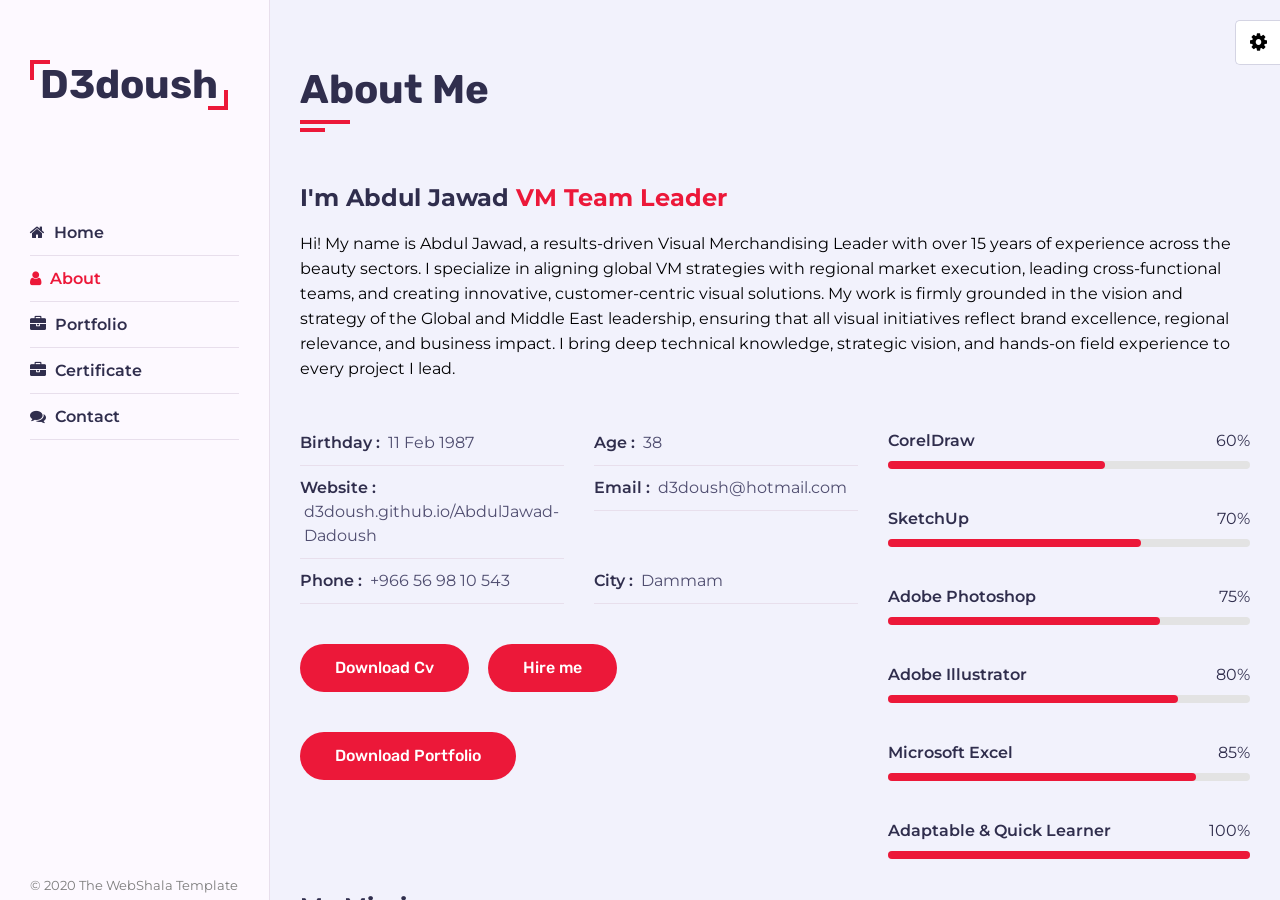
<file: about.html>
<!DOCTYPE html>
<html lang="pt-br">

<head>
  <title>About Me - Abdul Jawad Dadoush</title>
  <meta charset="utf-8">
  <meta name="viewport" content="width=device-width, initial-scale=1">
  <!-- Template css Files -->
  <link rel="stylesheet" href="css/style.css" type="text/css">

  <!-- Live Style Switcher - Demo Only -->
  <link rel="stylesheet" class="alternate-style" title="pink" href="css/skins/pink.css" type="text/css">
  <link rel="stylesheet" class="alternate-style" title="blue" href="css/skins/blue.css" type="text/css" disabled>
  <link rel="stylesheet" class="alternate-style" title="green" href="css/skins/green.css" type="text/css" disabled>
  <link rel="stylesheet" class="alternate-style" title="orange" href="css/skins/orange.css" type="text/css" disabled>
  <link rel="stylesheet" class="alternate-style" title="yellow" href="css/skins/yellow.css" type="text/css" disabled>
  <link rel="stylesheet" href="css/styleSwitcher.css" type="text/css">
</head>

<body>

  <!-- Preloader -->
  <div class="preloader">
    <div class="loader">

    </div>
  </div>
  <!-- Preloader End -->

  <!-- Main Container -->
  <div class="main-container">
    <!-- Aside -->
    <div class="aside">
      <!-- Nav Toggler Btn -->
      <div class="nav-toggler">
        <span></span>
      </div>
      <div class="aside-inner">
        <!-- Logo -->
        <div class="logo">
          <a href="index.html">D3doush</a>
        </div>
        <!-- Nav -->
        <ul class="nav">
          <li><a href="index.html"><i class="fa fa-home"></i> Home</a></li>
          <li><a href="about.html" class="active"><i class="fa fa-user"></i> About</a></li>
          <li><a href="portfolio.html"><i class="fa fa-briefcase"></i> Portfolio</a></li>
          <li><a href="certificate.html"><i class="fa fa-briefcase"></i> Certificate</a></li>
          <li><a href="contact.html"><i class="fa fa-comments"></i> Contact</a></li>
        </ul>
        <!-- Copyright -->
        <div class="copyright-text">
          &copy; 2020 The WebShala Template
        </div>
      </div>
    </div>
    <!-- Aside End -->
    <!-- Main Content -->
    <div class="main-content">

      <!-- About Section -->
      <section class="about section active" id="about">
        <div class="container">
          <div class="row">
            <div class="section-title padd-15">
              <h2>About Me</h2>
            </div>
          </div>
          <div class="row">
            <div class="about-content padd-15">
              <div class="row">
                <div class="about-text padd-15">
                  <h3>I'm Abdul Jawad  <span>VM Team Leader</span></h3>
                  <p>Hi! My name is Abdul Jawad, a results-driven Visual Merchandising Leader with over 15 years of experience across the beauty sectors. I specialize in aligning global VM strategies with regional market execution, leading cross-functional teams, and creating innovative, customer-centric visual solutions.

My work is firmly grounded in the vision and strategy of the Global and Middle East leadership, ensuring that all visual initiatives reflect brand excellence, regional relevance, and business impact. I bring deep technical knowledge, strategic vision, and hands-on field experience to every project I lead. </p>
                </div>
              </div>
              <div class="row">
                <div class="personal-info padd-15">
                  <div class="row">
                    <div class="info-item padd-15">
                      <p>Birthday : <span>11 Feb 1987</span></p>
                    </div>
                    <div class="info-item padd-15">
                      <p>Age : <span>38</span></p>
                    </div>
                    <div class="info-item padd-15">
                      <p>Website : <span>d3doush.github.io/AbdulJawad-Dadoush</span></p>
                    </div>
                    <div class="info-item padd-15">
                      <p>Email : <span>d3doush@hotmail.com</span></p>
                    </div>
                    <div class="info-item padd-15">
                      <p>Phone : <span>+966 56 98 10 543</span></p>
                    </div>
                    <div class="info-item padd-15">
                      <p>City : <span>Dammam</span></p>
                    </div>
                  </div>
                  <div class="row">
                    <div class="buttons padd-15">
                      <a href="Abdul-Jawad-Dadoush CV25.pdf" class="btn">Download Cv</a>
                      <a href="contact.html" class="btn hire-me">Hire me</a>
                    </div>
                  </div>
                  <div class="row">
  <div class="buttons padd-15">
    <a href="https://docs.google.com/presentation/d/1YaTNGfeRjsj71VCBXVMQEBdADXYjdS6D/export?format=pptx&ouid=114499455480598774697&rtpof=true&sd=true"
       class="btn"
       target="_blank"
       rel="noopener"
       onclick="gtag('event', 'portfolio_download', {
         event_category: 'Downloads',
         event_label: 'Portfolio PPTX'
       });">
       Download Portfolio
    </a>
  </div>
</div>
                </div>
                <div class="skills padd-15">
                  <div class="row">
                    <div class="skill-item padd-15">
                      <h5>CorelDraw</h5>
                      <div class="progress">
                        <div class="progress-in" style="width: 60%;"></div>
                        <div class="skill-porcent">
                          60%
                        </div>
                      </div>
                    </div>
                    <div class="skill-item padd-15">
                      <h5>SketchUp</h5>
                      <div class="progress">
                        <div class="progress-in" style="width: 70%;"></div>
                        <div class="skill-porcent">
                          70%
                        </div>
                      </div>
                    </div>
                    <div class="skill-item padd-15">
                      <h5>Adobe Photoshop</h5>
                      <div class="progress">
                        <div class="progress-in" style="width: 75%;"></div>
                        <div class="skill-porcent">
                          75%
                        </div>
                      </div>
                    </div>
                    <div class="skill-item padd-15">
                      <h5>Adobe Illustrator</h5>
                      <div class="progress">
                        <div class="progress-in" style="width: 80%;"></div>
                        <div class="skill-porcent">
                          80%
                        </div>
                      </div>
                    </div>
                    <div class="skill-item padd-15">
                      <h5>Microsoft Excel</h5>
                      <div class="progress">
                        <div class="progress-in" style="width: 85%;"></div>
                        <div class="skill-porcent">
                          85%
                        </div>
                      </div>
                    </div>
                    <div class="skill-item padd-15">
                      <h5>Adaptable & Quick learner</h5>
                      <div class="progress">
                        <div class="progress-in" style="width: 100%;"></div>
                        <div class="skill-porcent">
                          100%
                        </div>
                      </div>
                    </div>
                  </div>
                </div>
              </div>
              <div class="row">
                <div class="my missions padd-15">
                  <h3 class="title">My Missions</h3>
                  <div class="row">
                    <div class="timeline-box padd-15">
                      <div class="timeline shadow-dark">
                        <!-- timeline Item -->
                        <div class="timeline-item">
                          <div class="circle-dot"></div>
                          <h4 class="timeline-title">VM Strategy Execution</h4>
                          <p class="timeline-text">Plan and execute Visual Merchandising strategies in stores/exhibitions.</p>
                        </div>
                        <!-- timeline Item End -->
                        <!-- timeline Item -->
                        <div class="timeline-item">
                          <div class="circle-dot"></div>
                          <h4 class="timeline-title">Brand Consistency</h4>
                          <p class="timeline-text">Ensure brand identity and visual guidelines are respected.</p>
                        </div>
                        <!-- timeline Item End -->
                        <!-- timeline Item -->
                        <div class="timeline-item">
                          <div class="circle-dot"></div>
                          <h4 class="timeline-title">Cross-Team Coordination</h4>
                          <p class="timeline-text">Coordinate with internal teams (Marketing, Sales, Store Managers, HQ)</p>
                        </div>
                        <!-- timeline Item End -->                         
                        <!-- timeline Item -->
                        <div class="timeline-item">
                          <div class="circle-dot"></div>
                          <h4 class="timeline-title">Training & Guidance</h4>
                          <p class="timeline-text">Provide training and guidance to field teams on VM standards.</p>
                        </div>
                        <!-- timeline Item End -->
                        <!-- timeline Item -->
                        <div class="timeline-item">
                          <div class="circle-dot"></div>
                          <h4 class="timeline-title">Budget Management</h4>
                          <p class="timeline-text">Manage budgets related to VM (production, maintenance, campaigns).</p>
                        </div>
                        <!-- timeline Item End -->
                        <!-- timeline Item -->
                        <div class="timeline-item">
                          <div class="circle-dot"></div>
                          <h4 class="timeline-title">Campaigns & Animations</h4>
                          <p class="timeline-text">Supervise animations / campaigns / promotional activities in stores.</p>
                        </div>
                        <!-- timeline Item End -->
                        <!-- timeline Item -->
                        <div class="timeline-item">
                          <div class="circle-dot"></div>
                          <h4 class="timeline-title">Quality Control & Reporting</h4>
                          <p class="timeline-text">Monitor execution quality and provide reports.</p>
                        </div>
                        <!-- timeline Item End -->
                        <!-- timeline Item -->
                        <div class="timeline-item">
                          <div class="circle-dot"></div>
                          <h4 class="timeline-title">Display Innovation</h4>
                          <p class="timeline-text">Propose and develop new display tools (stands, boxes, decorations).</p>
                        </div>
                        <!-- timeline Item End -->
                        <!-- timeline Item -->
                        <div class="timeline-item">
                          <div class="circle-dot"></div>
                          <h4 class="timeline-title">Trends & Technology Updates</h4>
                          <p class="timeline-text">Stay updated with latest VM trends and technologies.</p>
                        </div>
                        <!-- timeline Item End -->
                        <!-- timeline Item -->
                        <div class="timeline-item">
                          <div class="circle-dot"></div>
                          <h4 class="timeline-title">Team Leadership</h4>
                          <p class="timeline-text">Manage and lead teams of coordinators, supervisors, or Field VMs.</p>
                        </div>
                        <!-- timeline Item End -->
                        <!-- timeline Item -->
                        <div class="timeline-item">
                          <div class="circle-dot"></div>
                          <h4 class="timeline-title">Policies & Compliance</h4>
                          <p class="timeline-text">Strong focus on policies, compliance, and company procedures.</p>
                        </div>
                        <!-- timeline Item End -->
                        <!-- timeline Item -->
                        <div class="timeline-item">
                          <div class="circle-dot"></div>
                          <h4 class="timeline-title">KPI & Performance Management</h4>
                          <p class="timeline-text">Involves leadership and performance management (KPIs) of a large team.</p>
                        </div>
                        <!-- timeline Item End -->
                        <!-- timeline Item -->
                        <div class="timeline-item">
                          <div class="circle-dot"></div>
                          <h4 class="timeline-title">Systems & Processes Development</h4>
                          <p class="timeline-text">Strong role in developing internal policies, systems, and processes.</p>
                        </div>
                        <!-- timeline Item End -->
                        <!-- timeline Item -->
                        <div class="timeline-item">
                          <div class="circle-dot"></div>
                          <h4 class="timeline-title">Local Culture Adaptation</h4>
                          <p class="timeline-text">Special emphasis on local culture adaptation (SAUDI ARABIA KINGDOM region).</p>
                        </div>
                        <!-- timeline Item End -->
                        <!-- timeline Item -->
                        <div class="timeline-item">
                          <div class="circle-dot"></div>
                          <h4 class="timeline-title">Health & Safety Compliance</h4>
                          <p class="timeline-text">Responsibility for health & safety compliance during installations.</p>
                        </div>
                        <!-- timeline Item End -->
                        <!-- timeline Item -->
                        <div class="timeline-item">
                          <div class="circle-dot"></div>
                          <h4 class="timeline-title">Store Openings & Refits</h4>
                          <p class="timeline-text">Strong focus on store openings and refits.</p>
                        </div>
                        <!-- timeline Item End -->
                        <!-- timeline Item -->
                        <div class="timeline-item">
                          <div class="circle-dot"></div>
                          <h4 class="timeline-title">Large-Scale Animations / Podiums</h4>
                          <p class="timeline-text">Manages large-scale animations and podiums (malls, mega events).</p>
                        </div>
                        <!-- timeline Item End --> 
                        <!-- timeline Item -->
                        <div class="timeline-item">
                          <div class="circle-dot"></div>
                          <h4 class="timeline-title">Store & Counter Maintenance</h4>
                          <p class="timeline-text">Oversees maintenance of stores and counters to ensure high standards.</p>
                        </div>
                        <!-- timeline Item End --> 
                        <!-- timeline Item -->
                        <div class="timeline-item">
                          <div class="circle-dot"></div>
                          <h4 class="timeline-title">Sustainability Projects</h4>
                          <p class="timeline-text">Leads sustainability projects (recycling, reusing, eco-friendly disposal).</p>
                        </div>
                        <!-- timeline Item End --> 
                        <!-- timeline Item -->
                        <div class="timeline-item">
                          <div class="circle-dot"></div>
                          <h4 class="timeline-title">HQ–Regional–Local Alignment</h4>
                          <p class="timeline-text">Acts as a bridge between HQ, regional, local teams, retailers, and suppliers.</p>
                        </div>
                        <!-- timeline Item End -->                                                                                                                                                                                                                                 
                      </div>
                    </div>
                  </div>
                <div class="education padd-15">
                  <h3 class="title">Education</h3>
                  <div class="row">
                    <div class="timeline-box padd-15">
                      <div class="timeline shadow-dark">
                        <!-- timeline Item -->
                        <div class="timeline-item">
                          <div class="circle-dot"></div>
                          <h6 class="timeline-date"><i class="fa fa-calendar"></i> 2012</h6>
                          <h4 class="timeline-title">Retail</h4>
                          <p class="timeline-text">BTEC EDEXCEL.</p>
                        </div>
                        <!-- timeline Item End -->
                      </div>
                    </div>
                  </div>
                </div>
                <div class="proud to padd-15">
                  <h3 class="title">Proud to</h3>
                  <div class="row">
                    <div class="timeline-box padd-15">
                      <div class="timeline shadow-dark">
                        <!-- timeline Item -->
                        <div class="timeline-item">
                          <div class="circle-dot"></div>
                          <h6 class="timeline-date"><i class="fa fa-calendar"></i> 2025</h6>
                          <h4 class="timeline-title">Logistics & Supply Chain</h4>
                          <p class="timeline-text">Developed and implemented a inventory system, improving field accuracy and asset control.</p>
                        </div>
                        <!-- timeline Item End -->
                        <!-- timeline Item -->
                        <div class="timeline-item">
                          <div class="circle-dot"></div>
                          <h6 class="timeline-date"><i class="fa fa-calendar"></i> 2023</h6>
                          <h4 class="timeline-title">Visual Merchandising</h4>
                          <p class="timeline-text">Created an interactive Google Maps visualization tool displaying all POS locations across the Eastern Region, enabling visiting & auditing by senior management without field assistance.</p>
                        </div>
                        <!-- timeline Item End -->
                        <!-- timeline Item -->
                        <div class="timeline-item">
                          <div class="circle-dot"></div>
                          <h6 class="timeline-date"><i class="fa fa-calendar"></i> 2022</h6>
                          <h4 class="timeline-title">Visual Merchandising / Asset Management</h4>
                          <p class="timeline-text">Led full classification of POSM across the Kingdom within record time.</p>
                        </div>
                        <!-- timeline Item End -->                         
                        <!-- timeline Item -->
                        <div class="timeline-item">
                          <div class="circle-dot"></div>
                          <h6 class="timeline-date"><i class="fa fa-calendar"></i> 2022</h6>
                          <h4 class="timeline-title">Marketing</h4>
                          <p class="timeline-text">Designed a Snapchat filter for Women's Day across multiple brands.</p>
                        </div>
                        <!-- timeline Item End -->
                      </div>
                    </div>
                  </div>
                </div>
              </div>

                <div class="experience padd-15">
                  <h3 class="title">Experience</h3>
                  <div class="row">
                    <div class="timeline-box padd-15">
                      <div class="timeline shadow-dark">
                        <!-- timeline Item -->
                        <div class="timeline-item">
                          <div class="circle-dot"></div>
                          <h6 class="timeline-date"><i class="fa fa-calendar"></i> 2019 - Now</h6>
                          <h4 class="timeline-title">Visual Merchandiser - Coty Beauty</h4>
                          <p class="timeline-text">Leading Visual Merchandising strategies and execution across multiple retail locations. Managing brand consistency, store openings, animations, and field team coordination.</p>
                        </div>
                        <!-- timeline Item End -->
                        <!-- timeline Item -->
                        <div class="timeline-item">
                          <div class="circle-dot"></div>
                          <h6 class="timeline-date"><i class="fa fa-calendar"></i> 2016 - 2018</h6>
                          <h4 class="timeline-title">Specialist - Sephora Arabia LTD</h4>
                          <p class="timeline-text">Managed store operations, visual merchandising, and customer experience. Ensured brand excellence and visual guidelines compliance across locations.</p>
                        </div>
                        <!-- timeline Item End -->
                        <!-- timeline Item -->
                        <div class="timeline-item">
                          <div class="circle-dot"></div>
                          <h6 class="timeline-date"><i class="fa fa-calendar"></i> 2014 - 2016</h6>
                          <h4 class="timeline-title">Field trainer - L'Oréal perfumes luxe KSA</h4>
                          <p class="timeline-text">Provided training and guidance to field teams on product knowledge, visual merchandising standards, and brand positioning.</p>
                        </div>
                        <!-- timeline Item End -->
                      </div>
                    </div>
                  </div>
                </div>
                
              </div>
            </div>
          </div>
        </div>
      </section>
      <!-- About Section End -->

    </div>
    <!-- Main Content End -->
  </div>
  <!-- Main Container End -->

  <!-- Live Style Switcher - Demo Only -->
  <div class="style-switcher">
    <div class="toggle-style-switcher">
      <i class="fa fa-cog fa-spin"></i>
    </div>
    <h5>Style Switcher</h5>
    <ul>
      <li><a href="javascript:void(0);" title="pink" style="background-color: #ec1839;" onclick="setActiveStyle('pink')"></a></li>
      <li><a href="javascript:void(0);" title="blue" style="background-color: #2196f3;" onclick="setActiveStyle('blue')"></a></li>
      <li><a href="javascript:void(0);" title="orange" style="background-color: #fa5b0f;" onclick="setActiveStyle('orange')"></a></li>
      <li><a href="javascript:void(0);" title="yellow" style="background-color: #ffb400;" onclick="setActiveStyle('yellow')"></a></li>
      <li><a href="javascript:void(0);" title="green" style="background-color: #72b626;" onclick="setActiveStyle('green')"></a></li>
    </ul>
    <h5>Body Skin</h5>
    <label>
      <input type="radio" class="body-skin" name="body-skin" value="light" checked="true"> Light
    </label>
    <label>
      <input type="radio" class="body-skin" name="body-skin" value="dark"> Dark
    </label>
  </div>
  <!-- Live Style Switcher - Demo Only End -->

  <!-- Plugins -->
  <script src="js/ityped.min.js"></script>
  <!-- Template js -->
  <script src="js/script.js"></script>
  <!-- Live Style Js - Demo Only -->
  <script src="js/styleSwitcher.js"></script>

<!-- GoatCounter -->
<script data-goatcounter="https://d3doush.goatcounter.com/count"
        async src="//gc.zgo.at/count.js"></script>

  <!-- Cloudflare Web Analytics --><script defer src='https://static.cloudflareinsights.com/beacon.min.js' data-cf-beacon='{"token": "772f64a35126489686a43c63dbc616e3"}'></script><!-- End Cloudflare Web Analytics -->
</body>
<!-- Google tag (gtag.js) -->
<script async src="https://www.googletagmanager.com/gtag/js?id=G-3G0QZHY27T"></script>
<script>
  window.dataLayer = window.dataLayer || [];
  function gtag(){dataLayer.push(arguments);}
  gtag('js', new Date());

  gtag('config', 'G-3G0QZHY27T');
</script>
</html>
</file>
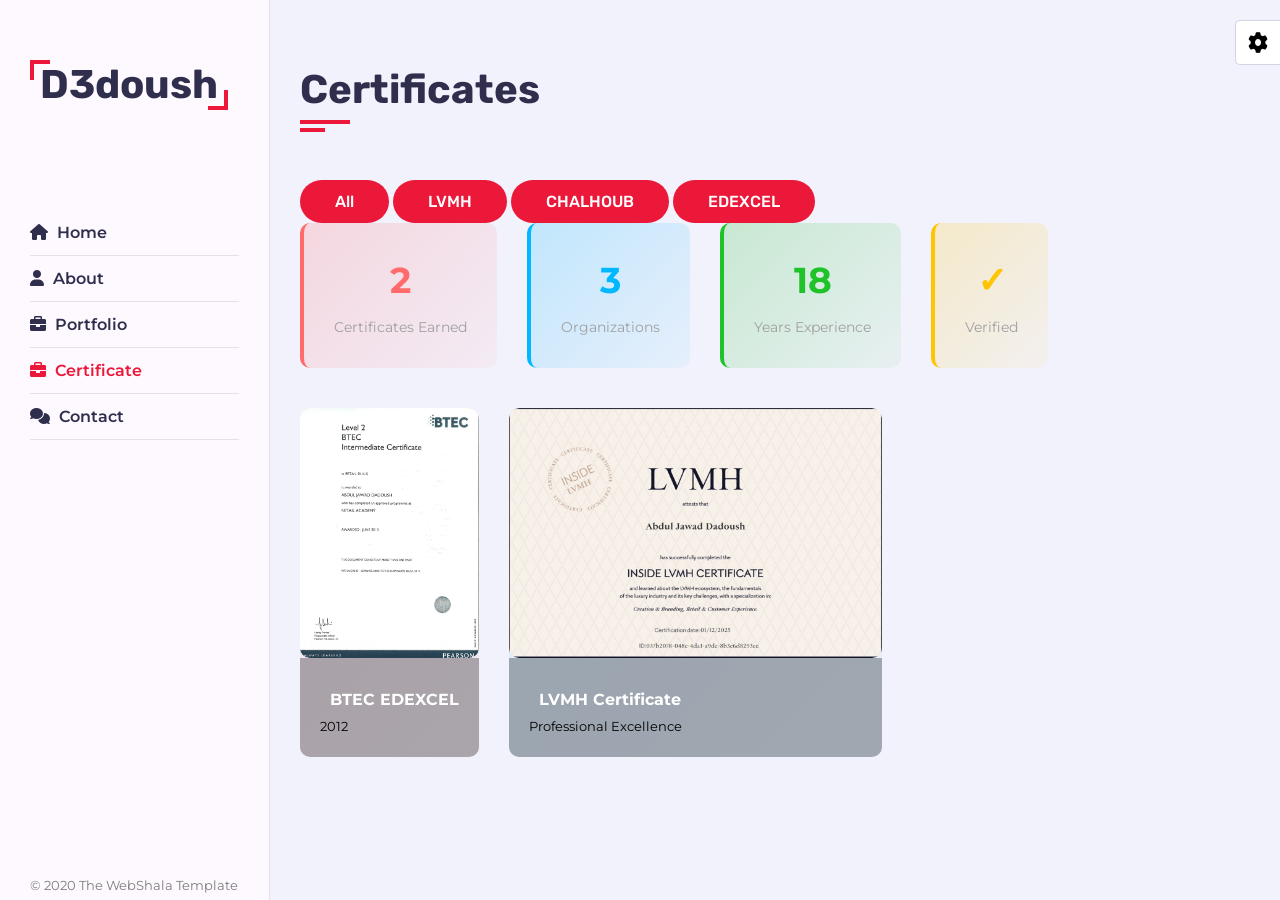
<file: certificate.html>
<!DOCTYPE html>
<html lang="pt-br">

<head>
  <title>Certificate - Abdul Jawad Dadoush</title>
  <meta charset="utf-8">
  <meta name="viewport" content="width=device-width, initial-scale=1">
  <!-- Template css Files -->
  <link rel="stylesheet" href="css/style.css" type="text/css">
  <!-- Add Font Awesome for icons -->
  <link rel="stylesheet" href="https://cdnjs.cloudflare.com/ajax/libs/font-awesome/6.0.0/css/all.min.css">

  <!-- Live Style Switcher - Demo Only -->
  <link rel="stylesheet" class="alternate-style" title="pink" href="css/skins/pink.css" type="text/css">
  <link rel="stylesheet" class="alternate-style" title="blue" href="css/skins/blue.css" type="text/css" disabled>
  <link rel="stylesheet" class="alternate-style" title="green" href="css/skins/green.css" type="text/css" disabled>
  <link rel="stylesheet" class="alternate-style" title="orange" href="css/skins/orange.css" type="text/css" disabled>
  <link rel="stylesheet" class="alternate-style" title="yellow" href="css/skins/yellow.css" type="text/css" disabled>
  <link rel="stylesheet" href="css/styleSwitcher.css" type="text/css">
  <style>
    /* إضافة تنسيقات خاصة لـ hover effect */
    .certificate-img {
      position: relative;
      border-radius: 10px;
      overflow: hidden;
      height: 250px;
      background: #1a1a1a;
    }
    
    .certificate-img img {
      width: 100%;
      height: 100%;
      object-fit: cover;
      transition: transform 0.5s ease;
    }
    
    .certificate-hover-overlay {
      position: absolute;
      top: 0;
      left: 0;
      width: 100%;
      height: 100%;
      background: linear-gradient(135deg, rgba(0, 184, 255, 0.9), rgba(0, 184, 255, 0.7));
      color: white;
      display: flex;
      flex-direction: column;
      justify-content: center;
      align-items: center;
      text-align: center;
      opacity: 0;
      visibility: hidden;
      transition: all 0.5s ease;
      padding: 20px;
      border-radius: 10px;
    }
    
    .certificate-img:hover .certificate-hover-overlay {
      opacity: 1;
      visibility: visible;
    }
    
    .certificate-img:hover img {
      transform: scale(1.05);
    }
    
    .certificate-hover-title {
      font-size: 22px;
      font-weight: bold;
      margin-bottom: 10px;
      color: white;
      text-shadow: 1px 1px 3px rgba(0,0,0,0.3);
    }
    
    .certificate-hover-subtitle {
      font-size: 16px;
      color: #f0f0f0;
      text-shadow: 1px 1px 2px rgba(0,0,0,0.3);
    }
    
    .certificate-item-inner {
      position: relative;
      border-radius: 10px;
      overflow: hidden;
      transition: transform 0.3s;
    }
    
    .certificate-item-inner:hover {
      transform: translateY(-5px);
      box-shadow: 0 10px 20px rgba(0, 0, 0, 0.2);
    }
  </style>
</head>

<body>

  <!-- Preloader -->
  <div class="preloader">
    <div class="loader">

    </div>
  </div>
  <!-- Preloader End -->

  <!-- Main Container -->
  <div class="main-container">
    <!-- Aside -->
    <div class="aside">
      <!-- Nav Toggler Btn -->
      <div class="nav-toggler">
        <span></span>
      </div>
      <div class="aside-inner">
        <!-- Logo -->
        <div class="logo">
          <a href="index.html">D3doush</a>
        </div>
        <!-- Nav -->
        <ul class="nav">
          <li><a href="index.html"><i class="fa fa-home"></i> Home</a></li>
          <li><a href="about.html"><i class="fa fa-user"></i> About</a></li>
          <li><a href="portfolio.html"><i class="fa fa-briefcase"></i> Portfolio</a></li>
          <li><a href="certificate.html" class="active"><i class="fa fa-briefcase"></i> Certificate</a></li>
          <li><a href="contact.html"><i class="fa fa-comments"></i> Contact</a></li>
        </ul>
        <!-- Copyright -->
        <div class="copyright-text">
          &copy; 2020 The WebShala Template
        </div>
      </div>
    </div>
    <!-- Aside End -->
    <!-- Main Content -->
    <div class="main-content">
      <!-- Certificate Section Start -->
      <section class="certificate section active" id="certificate">
                <div class="container">
                    <div class="row">
                        <div class="col-lg-12">
                            <div class="section-title padd-15">
                                <h2>Certificates</h2>
                            </div>
                        </div>
                    </div>
                    
                    <!-- Certificate Filter Start -->
                    <div class="row">
                        <div class="col-lg-12">
                            <div class="certificate-filter padd-15">
                                <button type="button" class="btn" data-filter="all">All</button>
                                <button type="button" class="btn" data-filter="LVMH">LVMH</button>
                                <button type="button" class="btn" data-filter="CHALHOUB">CHALHOUB</button>
                                <button type="button" class="btn" data-filter="EDEXCEL">EDEXCEL</button>
                            </div>
                        </div>
                    </div>
                    <!-- Certificate Filter End -->
                    
                    <!-- Certificate Stats Start -->
                    <div class="row" style="margin-bottom: 40px;">
                        <div class="col-lg-3 col-md-6 padd-15">
                            <div class="certificate-stat" style="background: linear-gradient(135deg, rgba(255, 107, 107, 0.2), rgba(255, 107, 107, 0.05)); padding: 30px; border-radius: 10px; text-align: center; border-left: 4px solid #ff6b6b;">
                                <h3 style="font-size: 36px; color: #ff6b6b; margin: 0;" id="certificateCount">0</h3>
                                <p style="color: #a0a0a0; margin-top: 10px; font-size: 14px;\">Certificates Earned</p>
                            </div>
                        </div>
                        <div class="col-lg-3 col-md-6 padd-15">
                            <div class="certificate-stat" style="background: linear-gradient(135deg, rgba(0, 184, 255, 0.2), rgba(0, 184, 255, 0.05)); padding: 30px; border-radius: 10px; text-align: center; border-left: 4px solid #00b8ff;">
                                <h3 style="font-size: 36px; color: #00b8ff; margin: 0;">3</h3>
                                <p style="color: #a0a0a0; margin-top: 10px; font-size: 14px;">Organizations</p>
                            </div>
                        </div>
                        <div class="col-lg-3 col-md-6 padd-15">
                            <div class="certificate-stat" style="background: linear-gradient(135deg, rgba(31, 194, 40, 0.2), rgba(31, 194, 40, 0.05)); padding: 30px; border-radius: 10px; text-align: center; border-left: 4px solid #1fc228;">
                                <h3 style="font-size: 36px; color: #1fc228; margin: 0;" id="experienceYears">0</h3>
                                <p style="color: #a0a0a0; margin-top: 10px; font-size: 14px;">Years Experience</p>
                            </div>
                        </div>
                        <div class="col-lg-3 col-md-6 padd-15">
                            <div class="certificate-stat" style="background: linear-gradient(135deg, rgba(255, 197, 0, 0.2), rgba(255, 197, 0, 0.05)); padding: 30px; border-radius: 10px; text-align: center; border-left: 4px solid #ffc500;">
                                <h3 style="font-size: 36px; color: #ffc500; margin: 0;">✓</h3>
                                <p style="color: #a0a0a0; margin-top: 10px; font-size: 14px;">Verified</p>
                            </div>
                        </div>
                    </div>
                    <!-- Certificate Stats End -->
                    
                    <!-- Certificate Items Start -->
                    <div class="row">
                        <div class="certificate-item padd-15" data-category="EDEXCEL">
                            <div class="certificate-item-inner" style="background: linear-gradient(135deg, rgba(255, 107, 107, 0.1), rgba(255, 107, 107, 0.05)); border-radius: 10px; overflow: hidden; transition: transform 0.3s;">
                                <div class="certificate-img" style="border-radius: 10px; overflow: hidden; height: 250px; background: #1a1a1a;">
                                    <img src="images/Certificate/BTEC.jpg" alt="BTEC EDEXCEL Certificate" loading="lazy" style="width: 100%; height: 100%; object-fit: cover;">
                                </div>
                                <div class="certificate-info" style="padding: 20px; background: rgba(0, 0, 0, 0.3);">
                                    <h4 style="color: #fff; margin: 10px 0 5px; display: flex; align-items: center; gap: 10px;\"><i class=\"fas fa-certificate\" style=\"color: #ff6b6b;\"></i> BTEC EDEXCEL</h4>
                                    <p class="certificate-date" style="; font-size: 13px; margin: 0;\"><i class=\"fas fa-calendar\"></i> 2012</p>
                                </div>
                            </div>
                        </div>
                        
                        <div class="certificate-item padd-15" data-category="LVMH">
                            <div class="certificate-item-inner" style="background: linear-gradient(135deg, rgba(0, 184, 255, 0.1), rgba(0, 184, 255, 0.05)); border-radius: 10px; overflow: hidden; transition: transform 0.3s;">
                                <div class="certificate-img" style="border-radius: 10px; overflow: hidden; height: 250px; background: #1a1a1a;">
                                    <img src="images/Certificate/LVMH INSIDE.jpg" alt="LVMH Certificate" loading="lazy" style="width: 100%; height: 100%; object-fit: cover;">
                                </div>
                                <div class="certificate-info" style="padding: 20px; background: rgba(0, 0, 0, 0.3);">
                                    <h4 style="color: #fff; margin: 10px 0 5px; display: flex; align-items: center; gap: 10px;\"><i class=\"fas fa-award\" style=\"color: #00b8ff;\"></i> LVMH Certificate</h4>
                                    <p class="certificate-date" style="; font-size: 13px; margin: 0;\"><i class=\"fas fa-star\"></i> Professional Excellence</p>
                                </div>
                            </div>
                        </div>
                    </div>
                    <!-- Certificate Items End -->
                </div>
            </section>
      </section>
      <!-- Certificate Section End -->
      
      <!-- Footer -->
      <footer>Copyright &copy; 2020 The WebShala</footer>
    </div>
    <!-- Main Content End -->
  </div>
  <!-- Main Container End -->

  <!-- Style Switcher -->
  <div class="style-switcher">
    <div class="toggle-style-switcher">
      <i class="fa fa-cog"></i>
    </div>
    <h5>Theme Colors</h5>
    <ul>
      <li><a href="javascript:void(0);" title="pink" onclick="setActiveStyle('pink')" style="background: #ec1839;"></a></li>
      <li><a href="javascript:void(0);" title="blue" onclick="setActiveStyle('blue')" style="background: #0084ff;"></a></li>
      <li><a href="javascript:void(0);" title="green" onclick="setActiveStyle('green')" style="background: #12c564;"></a></li>
      <li><a href="javascript:void(0);" title="orange" onclick="setActiveStyle('orange')" style="background: #ff9d00;"></a></li>
      <li><a href="javascript:void(0);" title="yellow" onclick="setActiveStyle('yellow')" style="background: #ffd700;"></a></li>
    </ul>
    <h5>Body Skin</h5>
    <label>
      <input type="radio" class="body-skin" name="body-skin" value="light" checked="true"> Light
    </label>
    <label>
      <input type="radio" class="body-skin" name="body-skin" value="dark"> Dark
    </label>
  </div>
  <!-- Style Switcher End -->

  <!-- Script Files -->
  <script src="js/script.js"></script>
  <script src="js/styleSwitcher.js"></script>

  <!-- Certificate Filter Functionality -->
  <script>
    // حساب عدد الشهادات من الصور الموجودة
    function updateCertificateStats() {
      const certificateImages = document.querySelectorAll('.certificate-item img');
      const certificateCount = certificateImages.length;
      document.getElementById('certificateCount').textContent = certificateCount;

      // حساب سنوات الخبرة من 2008 للسنة الحالية
      const currentYear = new Date().getFullYear();
      const startYear = 2008;
      const experienceYears = currentYear - startYear;
      document.getElementById('experienceYears').textContent = experienceYears;
    }

    // تنفيذ الحساب عند تحميل الصفحة
    window.addEventListener('load', updateCertificateStats);

    // فلترة الشهادات
    document.querySelectorAll('.certificate-filter .btn').forEach(btn => {
        btn.addEventListener('click', function() {
            document.querySelectorAll('.certificate-filter .btn').forEach(b => b.classList.remove('active'));
            this.classList.add('active');
            
            const filter = this.getAttribute('data-filter');
            document.querySelectorAll('.certificate-item').forEach(item => {
                if (filter === 'all' || item.getAttribute('data-category') === filter) {
                    item.style.display = 'block';
                } else {
                    item.style.display = 'none';
                }
            });
        });
    });
    
    // تعيين الزر الأول كـ active
    document.querySelector('.certificate-filter .btn[data-filter="all"]').classList.add('active');
  </script>

</body>
<!-- Google tag (gtag.js) -->
<script async src="https://www.googletagmanager.com/gtag/js?id=G-3G0QZHY27T"></script>
<script>
  window.dataLayer = window.dataLayer || [];
  function gtag(){dataLayer.push(arguments);}
  gtag('js', new Date());

  gtag('config', 'G-3G0QZHY27T');
</script>
</html>
</file>
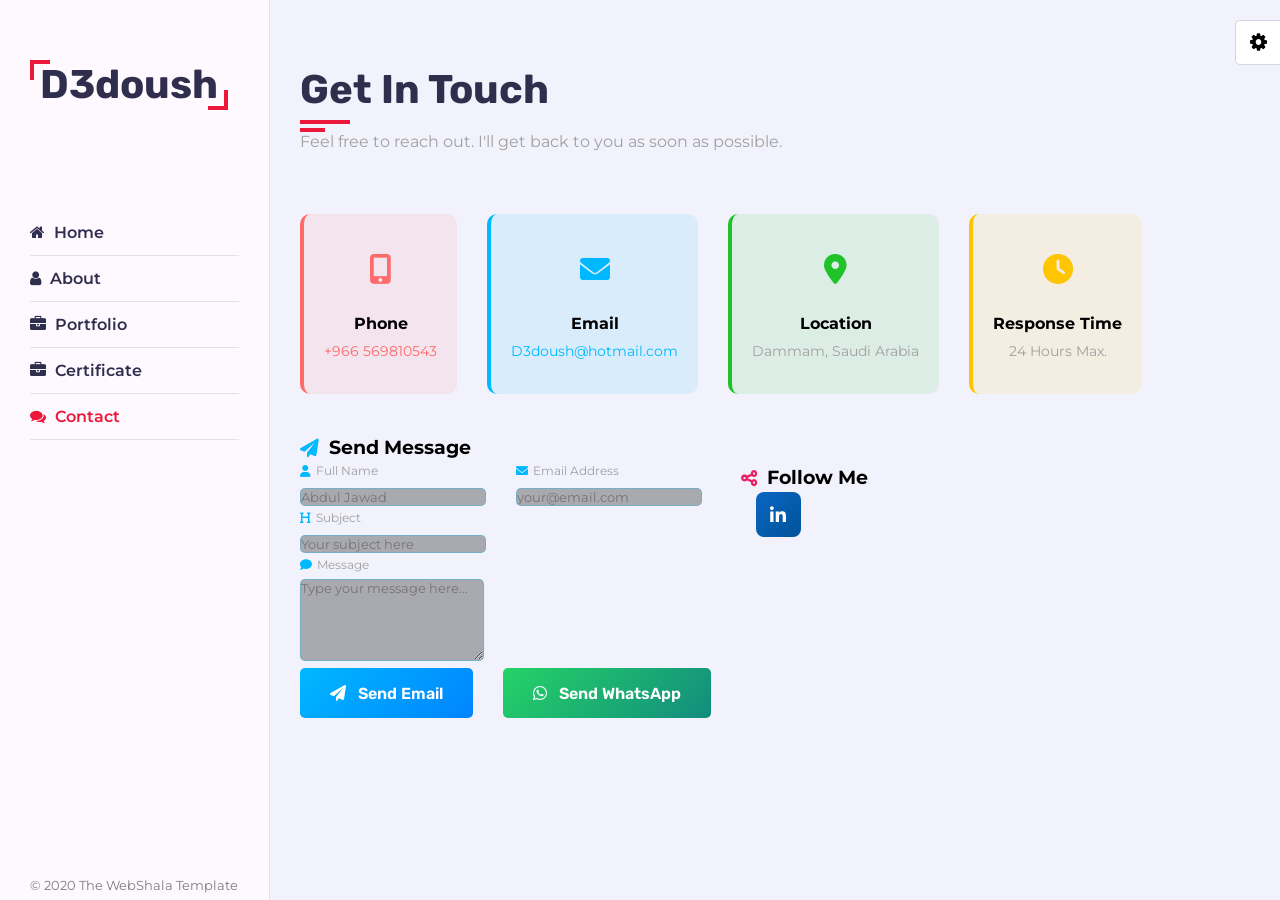
<file: contact.html>
<!DOCTYPE html>
<html lang="pt-br">

<head>
  <title>Contact - Abdul Jawad Dadoush</title>
  <meta charset="utf-8">
  <meta name="viewport" content="width=device-width, initial-scale=1">
  <!-- Font Awesome -->
  <link rel="stylesheet" href="https://cdnjs.cloudflare.com/ajax/libs/font-awesome/6.0.0/css/all.min.css">
  <!-- Template css Files -->
  <link rel="stylesheet" href="css/style.css" type="text/css">

  <!-- Live Style Switcher - Demo Only -->
  <link rel="stylesheet" class="alternate-style" title="pink" href="css/skins/pink.css" type="text/css">
  <link rel="stylesheet" class="alternate-style" title="blue" href="css/skins/blue.css" type="text/css" disabled>
  <link rel="stylesheet" class="alternate-style" title="green" href="css/skins/green.css" type="text/css" disabled>
  <link rel="stylesheet" class="alternate-style" title="orange" href="css/skins/orange.css" type="text/css" disabled>
  <link rel="stylesheet" class="alternate-style" title="yellow" href="css/skins/yellow.css" type="text/css" disabled>
  <link rel="stylesheet" href="css/styleSwitcher.css" type="text/css">
</head>

<body>

  <!-- Preloader -->
  <div class="preloader">
    <div class="loader">

    </div>
  </div>
  <!-- Preloader End -->

  <!-- Main Container -->
  <div class="main-container">
    <!-- Aside -->
    <div class="aside">
      <!-- Nav Toggler Btn -->
      <div class="nav-toggler">
        <span></span>
      </div>
      <div class="aside-inner">
        <!-- Logo -->
        <div class="logo">
          <a href="index.html">D3doush</a>
        </div>
        <!-- Nav -->
        <ul class="nav">
          <li><a href="index.html"><i class="fa fa-home"></i> Home</a></li>
          <li><a href="about.html"><i class="fa fa-user"></i> About</a></li>
          <li><a href="portfolio.html"><i class="fa fa-briefcase"></i> Portfolio</a></li>
          <li><a href="certificate.html"><i class="fa fa-briefcase"></i> Certificate</a></li>
          <li><a href="contact.html" class="active"><i class="fa fa-comments"></i> Contact</a></li>
        </ul>
        <!-- Copyright -->
        <div class="copyright-text">
          &copy; 2020 The WebShala Template
        </div>
      </div>
    </div>
    <!-- Aside End -->
    <!-- Main Content -->
    <div class="main-content">
      <!-- Contact Section Start -->
      <section class="contact section active" id="contact">
                <div class="container">
                    <div class="row">
                        <div class="col-lg-12">
                            <div class="section-title padd-15">
                                <h2>Get In Touch</h2>
                                <p style="color: #a0a0a0; margin-top: 10px;">Feel free to reach out. I'll get back to you as soon as possible.</p>
                            </div>
                        </div>
                    </div>
                    
                    <!-- Quick Contact Cards Start -->
                    <div class="row" style="margin-bottom: 40px;">
                        <div class="col-lg-3 col-md-6 padd-15">
                            <div class="contact-card" style="background: rgba(255, 107, 107, 0.1); padding: 20px; border-radius: 10px; text-align: center; border-left: 4px solid #ff6b6b; min-height: 180px; display: flex; flex-direction: column; justify-content: center;">
                                <div style="font-size: 30px; color: #ff6b6b; margin-bottom: 10px;">
                                    <i class="fas fa-mobile-alt"></i>
                                </div>
                                <h4 style="margin: 10px 0 5px;">Phone</h4>
                                <p style="color: #a0a0a0; font-size: 14px;"><a href="tel:+966569810543" style="color: #ff6b6b; text-decoration: none;">+966 569810543</a></p>
                            </div>
                        </div>
                        <div class="col-lg-3 col-md-6 padd-15">
                            <div class="contact-card" style="background: rgba(0, 184, 255, 0.1); padding: 20px; border-radius: 10px; text-align: center; border-left: 4px solid #00b8ff; min-height: 180px; display: flex; flex-direction: column; justify-content: center;">
                                <div style="font-size: 30px; color: #00b8ff; margin-bottom: 10px;">
                                    <i class="fas fa-envelope"></i>
                                </div>
                                <h4 style="margin: 10px 0 5px;">Email</h4>
                                <p style="color: #a0a0a0; font-size: 14px;"><a href="mailto:d3doush@hotmail.com" style="color: #00b8ff; text-decoration: none;">D3doush@hotmail.com</a></p>
                             
                            </div>
                        </div>
                        <div class="col-lg-3 col-md-6 padd-15">
                            <div class="contact-card" style="background: rgba(31, 194, 40, 0.1); padding: 20px; border-radius: 10px; text-align: center; border-left: 4px solid #1fc228; min-height: 180px; display: flex; flex-direction: column; justify-content: center;">
                                <div style="font-size: 30px; color: #1fc228; margin-bottom: 10px;">
                                    <i class="fas fa-map-marker-alt"></i>
                                </div>
                                <h4 style="margin: 10px 0 5px;">Location</h4>
                                <p style="color: #a0a0a0; font-size: 14px;">Dammam, Saudi Arabia</p>
                            </div>
                        </div>
                        <div class="col-lg-3 col-md-6 padd-15">
                            <div class="contact-card" style="background: rgba(255, 197, 0, 0.1); padding: 20px; border-radius: 10px; text-align: center; border-left: 4px solid #ffc500; min-height: 180px; display: flex; flex-direction: column; justify-content: center;">
                                <div style="font-size: 30px; color: #ffc500; margin-bottom: 10px;">
                                    <i class="fas fa-clock"></i>
                                </div>
                                <h4 style="margin: 10px 0 5px;">Response Time</h4>
                                <p style="color: #a0a0a0; font-size: 14px;">24 Hours Max.</p>
                            </div>
                        </div>
                    </div>
                    <!-- Quick Contact Cards End -->
                    
                    <div class="row">
                        <!-- Contact Form Start -->
                        <div class="col-lg-6">
                            <div class="contact-form padd-15">
                                <h3 class="sub-title" style="display: flex; align-items: center; gap: 10px;"><i class="fas fa-paper-plane" style="color: #00b8ff;"></i> Send Message</h3>
                                <form id="contactForm">
                                    <div class="row">
                                        <div class="col-md-6 padd-15">
                                            <div class="form-group">
                                                <label style="color: #a0a0a0; font-size: 12px; margin-bottom: 5px; display: block;"><i class="fas fa-user" style="color: #00b8ff; margin-right: 5px;"></i>Full Name</label>
                                                <input type="text" class="form-control" placeholder="Abdul Jawad" id="contactName" name="name" style="border: 1px solid rgba(0, 184, 255, 0.3); border-radius: 5px; background: rgba(0, 0, 0, 0.3);" required>
                                            </div>
                                        </div>
                                        <div class="col-md-6 padd-15">
                                            <div class="form-group">
                                                <label style="color: #a0a0a0; font-size: 12px; margin-bottom: 5px; display: block;"><i class="fas fa-envelope" style="color: #00b8ff; margin-right: 5px;"></i>Email Address</label>
                                                <input type="email" class="form-control" placeholder="your@email.com" id="contactEmail" name="email" style="border: 1px solid rgba(0, 184, 255, 0.3); border-radius: 5px; background: rgba(0, 0, 0, 0.3);" required>
                                            </div>
                                        </div>
                                    </div>
                                    <div class="row">
                                        <div class="col-md-12 padd-15">
                                            <div class="form-group">
                                                <label style="color: #a0a0a0; font-size: 12px; margin-bottom: 5px; display: block;"><i class="fas fa-heading" style="color: #00b8ff; margin-right: 5px;"></i>Subject</label>
                                                <input type="text" class="form-control" placeholder="Your subject here" id="contactSubject" name="subject" style="border: 1px solid rgba(0, 184, 255, 0.3); border-radius: 5px; background: rgba(0, 0, 0, 0.3);" required>
                                            </div>
                                        </div>
                                    </div>
                                    <div class="row">
                                        <div class="col-md-12 padd-15">
                                            <div class="form-group">
                                                <label style="color: #a0a0a0; font-size: 12px; margin-bottom: 5px; display: block;"><i class="fas fa-comment" style="color: #00b8ff; margin-right: 5px;"></i>Message</label>
                                                <textarea class="form-control" rows="5" placeholder="Type your message here..." id="contactMessage" name="message" style="border: 1px solid rgba(0, 184, 255, 0.3); border-radius: 5px; background: rgba(0, 0, 0, 0.3); resize: vertical;" required></textarea>
                                            </div>
                                        </div>
                                    </div>
                                    <div class="row">
                                        <div class="col-md-6 padd-15">
                                            <button type="button" id="sendEmail" class="btn" style="background: linear-gradient(135deg, #00b8ff, #0084ff); border: none; padding: 12px 30px; border-radius: 5px; width: 100%; font-weight: 600; transition: all 0.3s; color: #fff; cursor: pointer;"><i class="fas fa-paper-plane" style="margin-right: 8px;"></i> Send Email</button>
                                        </div>
                                        <div class="col-md-6 padd-15">
                                            <button type="button" id="sendWhatsapp" class="btn" style="background: linear-gradient(135deg, #25D366, #128C7E); border: none; padding: 12px 30px; border-radius: 5px; width: 100%; font-weight: 600; transition: all 0.3s; color: #fff; cursor: pointer;"><i class="fab fa-whatsapp" style="margin-right: 8px;"></i> Send WhatsApp</button>
                                        </div>
                                    </div>
                                </form>
                            </div>
                        </div>
                        <!-- Contact Form End -->
                        
                        <!-- Contact Info Start -->
                        <div class="col-lg-6">
                            <div class="contact-info-container padd-15">
                                
                                
                                <h3 class="sub-title" style="margin-top: 30px; display: flex; align-items: center; gap: 10px;"><i class="fas fa-share-alt" style="color: #e91e63;"></i> Follow Me</h3>
                                <div class="contact-social-links padd-15" style="display: flex; gap: 12px; flex-wrap: wrap;">
                                    <a href="https://www.linkedin.com/in/abdul-jawad-dadoush/" target="_blank" class="contact-social-link" style="width: 45px; height: 45px; display: flex; align-items: center; justify-content: center; background: linear-gradient(135deg, #0a66c2, #005399); border-radius: 8px; transition: all 0.3s; hover: transform 0.2s scale(1.1);">
                                        <i class="fab fa-linkedin fa-fw" style="color: #fff; font-size: 18px;"></i>
                                    </a>
                                </div>
                            </div>
                        </div>
                        <!-- Contact Info End -->
                    </div>
                </div>
            </section>
      </section>
      <!-- Contact Section End -->
      
      <!-- Footer -->
      <footer>Copyright &copy; 2020 The WebShala</footer>
    </div>
    <!-- Main Content End -->
  </div>
  <!-- Main Container End -->

  <!-- Style Switcher -->
  <div class="style-switcher">
    <div class="toggle-style-switcher">
      <i class="fa fa-cog"></i>
    </div>
    <h5>Theme Colors</h5>
    <ul>
      <li><a href="javascript:void(0);" title="pink" onclick="setActiveStyle('pink')" style="background: #ec1839;"></a></li>
      <li><a href="javascript:void(0);" title="blue" onclick="setActiveStyle('blue')" style="background: #0084ff;"></a></li>
      <li><a href="javascript:void(0);" title="green" onclick="setActiveStyle('green')" style="background: #12c564;"></a></li>
      <li><a href="javascript:void(0);" title="orange" onclick="setActiveStyle('orange')" style="background: #ff9d00;"></a></li>
      <li><a href="javascript:void(0);" title="yellow" onclick="setActiveStyle('yellow')" style="background: #ffd700;"></a></li>
    </ul>
    <h5>Body Skin</h5>
    <label>
      <input type="radio" class="body-skin" name="body-skin" value="light" checked="true"> Light
    </label>
    <label>
      <input type="radio" class="body-skin" name="body-skin" value="dark"> Dark
    </label>
  </div>
  <!-- Style Switcher End -->

  <!-- Script Files -->
  <script src="js/script.js"></script>
  <script src="js/styleSwitcher.js"></script>

  <!-- Contact Form Functionality -->
  <script>
    // زر إرسال الإيميل
    document.getElementById('sendEmail').addEventListener('click', function(e) {
      e.preventDefault();
      const name = document.getElementById('contactName').value;
      const email = document.getElementById('contactEmail').value;
      const subject = document.getElementById('contactSubject').value;
      const message = document.getElementById('contactMessage').value;
      
      // إنشاء رابط mailto
      const mailtoLink = `mailto:d3doush@hotmail.com?subject=${encodeURIComponent(subject)}&body=${encodeURIComponent(`Name: ${name}\nEmail: ${email}\n\n${message}`)}`;
      window.location.href = mailtoLink;
    });

    // زر إرسال الواتساب
    document.getElementById('sendWhatsapp').addEventListener('click', function(e) {
      e.preventDefault();
      const name = document.getElementById('contactName').value;
      const email = document.getElementById('contactEmail').value;
      const subject = document.getElementById('contactSubject').value;
      const message = document.getElementById('contactMessage').value;
      
      // التحقق من عدم ترك الحقول فارغة
      if(!name || !email || !subject || !message) {
        alert('Please fill in all fields');
        return;
      }

      // إنشاء الرسالة
      const whatsappMessage = `Hello, my name is ${name}.\n\nSubject: ${subject}\n\nMessage: ${message}\n\nYou can reach me at: ${email}`;
      
      // رقم الواتساب (966569810543)
      const whatsappNumber = '966569810543';
      
      // إنشاء رابط الواتساب
      const whatsappLink = `https://wa.me/${whatsappNumber}?text=${encodeURIComponent(whatsappMessage)}`;
      
      // فتح الواتساب
      window.open(whatsappLink, '_blank');
    });
  </script>
<!-- GoatCounter -->
<script data-goatcounter="https://d3doush.goatcounter.com/count"
        async src="//gc.zgo.at/count.js"></script>

<!-- Page tracking for SPA -->
<script>
  function trackPage(page) {
    if (window.goatcounter && typeof goatcounter.count === 'function') {
      goatcounter.count({
        path: '/' + page.toLowerCase(),
        title: page
      });
    }
  }
</script>

</body>
<!-- Google tag (gtag.js) -->
<script async src="https://www.googletagmanager.com/gtag/js?id=G-3G0QZHY27T"></script>
<script>
  window.dataLayer = window.dataLayer || [];
  function gtag(){dataLayer.push(arguments);}
  gtag('js', new Date());

  gtag('config', 'G-3G0QZHY27T');
</script>
</html>
</file>
<file: css/skins/pink.css>
.aside .logo a::before{
    border-top: 4px solid #ec1839;
    border-left: 4px solid #ec1839;
}

.aside .logo a::after{
    border-right: 4px solid #ec1839;
    border-bottom: 4px solid #ec1839;
}

.aside .nav li a:hover, 
body.dark .aside .nav li a:hover,
.blog .blog-item-inner .blog-info .blog-tags a,
.portfolio .portfolio-item .portfolio-info .icon .fa,
.lightbox .lightbox-controls .prev-item .fa,
.contact .contact-info-item .icon .fa,
.lightbox .lightbox-controls .next-item .fa,
.about .about-content .about-text h3 span,
.portfolio .portfolio-filter button.active,
body.dark .portfolio .portfolio-filter button.active,
.service .service-item .service-item-inner .icon .fa,
body.dark .aside .nav li a.active,
.aside .nav li a.active{
    color: #ec1839;
}

.btn,
.service .service-item .service-item-inner:hover .icon,
.about .about-content .timeline .circle-dot,
.blog .blog-item-inner .blog-img .blog-date,
.about .about-content .skills .skill-item .progress .progress-in,
.about .about-content .timeline-item::before,
.aside .nav-toggler span,
.section-title h2::before,
.section-title h2::after,
.aside .nav-toggler span::before,
.aside .nav-toggler span::after,
.home .intro .social-links a{
    background-color: #ec1839;
}

.portfolio .portfolio-filter button.active{
    border-color: #ec1839;
}
</file>
<file: css/skins/blue.css>
.aside .logo a::before{
    border-top: 4px solid #2196f3;
    border-left: 4px solid #2196f3;
}

.aside .logo a::after{
    border-right: 4px solid #2196f3;
    border-bottom: 4px solid #2196f3;
}

.aside .nav li a:hover, 
body.dark .aside .nav li a:hover,
.blog .blog-item-inner .blog-info .blog-tags a,
.portfolio .portfolio-item .portfolio-info .icon .fa,
.lightbox .lightbox-controls .prev-item .fa,
.contact .contact-info-item .icon .fa,
.lightbox .lightbox-controls .next-item .fa,
.about .about-content .about-text h3 span,
.portfolio .portfolio-filter button.active,
body.dark .portfolio .portfolio-filter button.active,
.service .service-item .service-item-inner .icon .fa,
body.dark .aside .nav li a.active,
.aside .nav li a.active{
    color: #2196f3;
}

.btn,
.service .service-item .service-item-inner:hover .icon,
.about .about-content .timeline .circle-dot,
.blog .blog-item-inner .blog-img .blog-date,
.about .about-content .skills .skill-item .progress .progress-in,
.about .about-content .timeline-item::before,
.aside .nav-toggler span,
.section-title h2::before,
.section-title h2::after,
.aside .nav-toggler span::before,
.aside .nav-toggler span::after,
.home .intro .social-links a{
    background-color: #2196f3;
}

.portfolio .portfolio-filter button.active{
    border-color: #2196f3;
}
</file>
<file: css/skins/green.css>
.aside .logo a::before{
    border-top: 4px solid #72b626;
    border-left: 4px solid #72b626;
}

.aside .logo a::after{
    border-right: 4px solid #72b626;
    border-bottom: 4px solid #72b626;
}

.aside .nav li a:hover, 
body.dark .aside .nav li a:hover,
.blog .blog-item-inner .blog-info .blog-tags a,
.portfolio .portfolio-item .portfolio-info .icon .fa,
.lightbox .lightbox-controls .prev-item .fa,
.contact .contact-info-item .icon .fa,
.lightbox .lightbox-controls .next-item .fa,
.about .about-content .about-text h3 span,
.portfolio .portfolio-filter button.active,
body.dark .portfolio .portfolio-filter button.active,
.service .service-item .service-item-inner .icon .fa,
body.dark .aside .nav li a.active,
.aside .nav li a.active{
    color: #72b626;
}

.btn,
.service .service-item .service-item-inner:hover .icon,
.about .about-content .timeline .circle-dot,
.blog .blog-item-inner .blog-img .blog-date,
.about .about-content .skills .skill-item .progress .progress-in,
.about .about-content .timeline-item::before,
.aside .nav-toggler span,
.section-title h2::before,
.section-title h2::after,
.aside .nav-toggler span::before,
.aside .nav-toggler span::after,
.home .intro .social-links a{
    background-color: #72b626;
}

.portfolio .portfolio-filter button.active{
    border-color: #72b626;
}
</file>
<file: css/skins/orange.css>
.aside .logo a::before{
    border-top: 4px solid #fa5b0f;
    border-left: 4px solid #fa5b0f;
}

.aside .logo a::after{
    border-right: 4px solid #fa5b0f;
    border-bottom: 4px solid #fa5b0f;
}

.aside .nav li a:hover, 
body.dark .aside .nav li a:hover,
.blog .blog-item-inner .blog-info .blog-tags a,
.portfolio .portfolio-item .portfolio-info .icon .fa,
.lightbox .lightbox-controls .prev-item .fa,
.contact .contact-info-item .icon .fa,
.lightbox .lightbox-controls .next-item .fa,
.about .about-content .about-text h3 span,
.portfolio .portfolio-filter button.active,
body.dark .portfolio .portfolio-filter button.active,
.service .service-item .service-item-inner .icon .fa,
body.dark .aside .nav li a.active,
.aside .nav li a.active{
    color: #fa5b0f;
}

.btn,
.service .service-item .service-item-inner:hover .icon,
.about .about-content .timeline .circle-dot,
.blog .blog-item-inner .blog-img .blog-date,
.about .about-content .skills .skill-item .progress .progress-in,
.about .about-content .timeline-item::before,
.aside .nav-toggler span,
.section-title h2::before,
.section-title h2::after,
.aside .nav-toggler span::before,
.aside .nav-toggler span::after,
.home .intro .social-links a{
    background-color: #fa5b0f;
}

.portfolio .portfolio-filter button.active{
    border-color: #fa5b0f;
}
</file>
<file: css/skins/yellow.css>
.aside .logo a::before{
    border-top: 4px solid #ffb400;
    border-left: 4px solid #ffb400;
}

.aside .logo a::after{
    border-right: 4px solid #ffb400;
    border-bottom: 4px solid #ffb400;
}

body.dark .aside .nav li a:hover, 
.aside .nav li a:hover, 
.blog .blog-item-inner .blog-info .blog-tags a,
.portfolio .portfolio-item .portfolio-info .icon .fa,
.lightbox .lightbox-controls .prev-item .fa,
.contact .contact-info-item .icon .fa,
.lightbox .lightbox-controls .next-item .fa,
.about .about-content .about-text h3 span,
.portfolio .portfolio-filter button.active,
body.dark .portfolio .portfolio-filter button.active,
.service .service-item .service-item-inner .icon .fa,
body.dark .aside .nav li a.active,
.aside .nav li a.active{
    color: #ffb400;
}

.btn,
.service .service-item .service-item-inner:hover .icon,
.about .about-content .timeline .circle-dot,
.blog .blog-item-inner .blog-img .blog-date,
.about .about-content .skills .skill-item .progress .progress-in,
.about .about-content .timeline-item::before,
.aside .nav-toggler span,
.section-title h2::before,
.section-title h2::after,
.aside .nav-toggler span::before,
.aside .nav-toggler span::after,
.home .intro .social-links a{
    background-color: #ffb400;
}

.portfolio .portfolio-filter button.active{
    border-color: #ffb400;
}
</file>
<file: css/styleSwitcher.css>
.style-switcher{
    position: fixed;
    top: 20px;
    right: 0;
    z-index: 10;
    background-color: white;
    padding: 15px;
    border: 1px solid #d4d4e3;
    border-right: none;
    border-radius: 0 0 0 5px;
    transform: translateX(100%);
    -webkit-transform: translateX(100%);
    transition: all 0.3s ease;
    -webkit-transition: all 0.3s ease;
}
.style-switcher.open{
    transform: translateX(0%);
    -webkit-transform: translateX(0%);
}
.style-switcher h5{
    font-size: 16px;
    color: #302e4d;
    margin-bottom: 8px;
    padding-bottom: 5px;
    border-bottom: 1px solid #e8dfec;
}
.style-switcher ul{
    margin: 0;
    padding: 0;
    list-style: none;   
    display: block;
    margin-bottom: 5px;
}
.style-switcher ul li{
    display: inline-block;
}
.style-switcher ul li a{
    height: 30px;
    width: 30px;
    display: block;
    border-radius: 50%;
    cursor: pointer;
    text-decoration: none;
    margin-right: 2px;
}
.style-switcher .toggle-style-switcher{
    position: absolute;
    height: 45px;
    width: 45px;
    background-color: #ffffff;
    left: -46px;
    top: -1px;
    border: 1px solid #d4d4e3;
    border-right: none;
    text-align: center;
    cursor: pointer;
    border-radius: 5px 0 0 5px;
}
.style-switcher .toggle-style-switcher .fa{
    font-size: 20px;
    line-height: 43px;
}

/* Dark Body */

body.dark .section{
    background-color: #151515;
}
body.dark .aside,
body.dark .contact .contact-form .form-item .form-control,
body.dark .blog .blog-item-inner .blog-info,
body.dark .service .service-item .service-item-inner,
body.dark .about .about-content .timeline{
    background-color: #222222;
}
body.dark .aside .nav li a,
body.dark .blog .blog-item-inner .blog-info .blog-title,
body.dark .contact .contact-info-item h4,
body.dark .portfolio .portfolio-filter button,
body.dark .service .service-item .service-item-inner h4,
body.dark .about .about-content .timeline .timeline-title,
body.dark .about .about-content .skills .skill-item h5,
body.dark .about .about-content .personal-info .info-item p,
body.dark .about .about-content .about-text h3,
body.dark .home .intro h1,
body.dark .about .about-content h3.title,
body.dark .section-title h2,
body.dark .aside .logo a{
    color: #ffffff;
}
body.dark .home .intro span,
body.dark .contact .contact-form .form-item .form-control,
body.dark .blog .blog-item-inner .blog-info .blog-description,
body.dark .contact .contact-info-item p,
body.dark .blog .blog-item-inner .blog-info .blog-tags,
body.dark .service .service-item .service-item-inner p,
body.dark .about .about-content .timeline .timeline-text,
body.dark .about .about-content .timeline .timeline-date,
body.dark .about .about-content .skills .skill-item .skill-porcent,
body.dark .about .about-content .personal-info .info-item p span,
body.dark .about .about-content .about-text p{
    color: #e9e9e9;
}
body.dark .about .about-content .personal-info .info-item p,
body.dark .aside,
body.dark .contact .contact-form .form-item .form-control,
body.dark .blog .blog-item-inner,
body.dark .portfolio .portfolio-item-innner,
body.dark .service .service-item .service-item-inner,
body.dark .about .about-content .timeline,
body.dark .aside .nav li a{
    border-color: #393939;
}
body.dark .shadow-dark{
    -webkit-box-shadow: none;
    box-shadow: none;
}
</file>
<file: css/style.css>
/*Font Awesome Free Icon*/
@import url("https://stackpath.bootstrapcdn.com/font-awesome/4.7.0/css/font-awesome.min.css");
/*Google fonts*/
@import url('https://fonts.googleapis.com/css?family=Montserrat:400,500,600,700&display=swap');
@import url('https://fonts.googleapis.com/css?family=Rubik:500,700,900&display=swap');

/* General Style */
body {
    margin: 0;
    line-height: 1.5;
    font-size: 16px;
    font-family: 'Montserrat', sans-serif;
    font-weight: 400;
}

* {
    margin: 0;
    padding: 0;
    outline: none;
    text-decoration: none;
    box-sizing: border-box;
}

::before,
::after {
    box-sizing: border-box;
}

input,
textarea,
select {
    font-family: 'Montserrat', sans-serif;
}

.section {
    background-color: #f2f2fc;
    min-height: 100vh;
    display: block;
    padding: 0 30px;
    position: fixed;
    left: 270px;
    top: 0;
    right: 0;
    bottom: 0;
    z-index: 0;
    overflow-x: hidden;
    overflow-y: auto;
    opacity: 1;
    transition: all 0.3s ease;
    -webkit-transition: all 0.3s ease;
}

.section.active {
    opacity: 1;
    z-index: 2;
    animation: slideSection 1s ease;
    -webkit-animation: slideSection 1s ease;
    -moz-animation: slideSection 1s ease;
    -o-animation: slideSection 1s ease;
}

.section.back-section {
    z-index: 1;
}

@keyframes slideSection {
    0% {
        transform: translateX(100%);
        -webkit-transform: translateX(100%);
        -moz-transform: translateX(100%);
        -o-transform: translateX(100%);
    }

    100% {
        transform: translateX(0%);
        -webkit-transform: translateX(0%);
        -moz-transform: translateX(0%);
        -o-transform: translateX(0%);
    }
}

@-webkit-keyframes slideSection {
    0% {
        transform: translateX(100%);
        -webkit-transform: translateX(100%);
        -moz-transform: translateX(100%);
        -o-transform: translateX(100%);
    }

    100% {
        transform: translateX(0%);
        -webkit-transform: translateX(0%);
        -moz-transform: translateX(0%);
        -o-transform: translateX(0%);
    }
}

@-moz-keyframes slideSection {
    0% {
        transform: translateX(100%);
        -webkit-transform: translateX(100%);
        -moz-transform: translateX(100%);
        -o-transform: translateX(100%);
    }

    100% {
        transform: translateX(0%);
        -webkit-transform: translateX(0%);
        -moz-transform: translateX(0%);
        -o-transform: translateX(0%);
    }
}

@-o-keyframes slideSection {
    0% {
        transform: translateX(100%);
        -webkit-transform: translateX(100%);
        -moz-transform: translateX(100%);
        -o-transform: translateX(100%);
    }

    100% {
        transform: translateX(0%);
        -webkit-transform: translateX(0%);
        -moz-transform: translateX(0%);
        -o-transform: translateX(0%);
    }
}

.section .container {
    padding-top: 60px;
    padding-bottom: 70px;
}

.section-title {
    -ms-flex: 0 0 100%;
    flex: 0 0 100%;
    max-width: 100%;
    margin-bottom: 60px;
}

.section-title h2 {
    font-size: 40px;
    color: #302e4d;
    font-family: 'Rubik', sans-serif;
    font-weight: 700;
    margin: 0;
    position: relative;
}

.section-title h2::before {
    content: '';
    height: 4px;
    width: 50px;
    position: absolute;
    top: 100%;
    left: 0;
}

.section-title h2::after {
    content: '';
    height: 4px;
    width: 25px;
    position: absolute;
    top: 100%;
    left: 0;
    margin-top: 8px;
}

.row {
    display: -ms-flexbox;
    display: flex;
    -ms-flex-wrap: wrap;
    flex-wrap: wrap;
    margin-right: -15px;
    margin-left: -15px;
    position: relative;
}

.padd-15 {
    padding-left: 15px;
    padding-right: 15px;
}

.container {
    max-width: 1100px;
    width: 100%;
    margin: auto;
}

.shadow-dark {
    -webkit-box-shadow: 0 0 20px rgba(48, 46, 77, 0.15);
    box-shadow: 0 0 20px rgba(48, 46, 77, 0.15);
}

.btn {
    font-size: 16px;
    font-family: 'Rubik', sans-serif;
    font-weight: 500;
    padding: 12px 35px;
    color: #ffffff;
    border-radius: 40px;
    transition: all 0.3s ease;
    -webkit-transition: all 0.3s ease;
    display: inline-block;
    white-space: nowrap;
    border: none;
    cursor: pointer;
}

.btn:hover {
    -webkit-transform: scale(1.05);
    transform: scale(1.05);
}

.hidden {
    display: none !important;
}

/* Preloader */
.preloader {
    background-color: #222222;
    position: fixed;
    left: 0;
    top: 0;
    height: 100%;
    width: 100%;
    z-index: 150;
    display: flex;
    display: -ms-flexbox;
    -ms-flex-align: center;
    -ms-flex-pack: center;
    align-items: center;
    justify-content: center;
    transition: all 1s ease;
    -webkit-transition: all 1s ease;
}

.preloader.opacity-0 {
    opacity: 0;
}

.preloader .loader {
    height: 40px;
    width: 40px;
    border: 4px solid #e3e3e3;
    border-radius: 50%;
    border-top: 4px solid transparent;
    border-bottom: 4px solid transparent;
    animation: spin 2s linear infinite;
    -webkit-animation: spin 2s linear infinite;
}

@keyframes spin {
    0% {
        transform: rotate(0deg);
        -webkit-transform: rotate(0deg);
    }

    100% {
        transform: rotate(360deg);
        -webkit-transform: rotate(360deg);
    }
}

@-webkit-keyframes spin {
    0% {
        transform: rotate(0deg);
        -webkit-transform: rotate(0deg);
    }

    100% {
        transform: rotate(360deg);
        -webkit-transform: rotate(360deg);
    }
}

/* Aside */

.aside {
    width: 270px;
    background-color: #fdf9ff;
    position: fixed;
    height: 100%;
    left: 0;
    top: 0;
    z-index: 11;
    border-right: 1px solid #e8dfec;
    /* padding: 30px; */
    transition: all 0.3s ease;
    -webkit-transition: all 0.3s ease;
    /* overflow-y: auto; */
}

.aside .aside-inner {
    position: absolute;
    left: 0;
    top: 0;
    width: 100%;
    height: 100%;
    padding: 30px;
    overflow-y: auto;
}

.aside .logo {
    padding: 30px 0;
}

.aside .logo a {
    font-size: 40px;
    color: #302e4d;
    font-family: 'Rubik', sans-serif;
    font-weight: 700;
    text-decoration: none;
    display: inline-block;
    position: relative;
    padding: 0 10px;
    line-height: 50px;
}

.aside .logo a::before {
    content: '';
    height: 20px;
    width: 20px;
    position: absolute;
    top: 0;
    left: 0;
}

.aside .logo a::after {
    content: '';
    height: 20px;
    width: 20px;
    position: absolute;
    bottom: 0;
    right: 0;
}

.aside .nav-toggler {
    height: 40px;
    width: 45px;
    border: 1px solid #d4d4e3;
    cursor: pointer;
    position: fixed;
    left: 300px;
    top: 20px;
    z-index: 11;
    border-radius: 5px;
    background-color: #fdf9ff;
    /* display: -ms-flexbox;
    display: flex; */
    display: none;
    -ms-flex-align: center;
    align-items: center;
    justify-content: center;
    -ms-flex-pack: center;
    transition: all 0.3s ease;
    -webkit-transition: all 0.3s ease;
}

.aside .nav-toggler span {
    height: 2px;
    width: 18px;
    display: inline-block;
    position: relative;
}

.aside .nav-toggler.open span {
    background-color: transparent;
}

.aside .nav-toggler span::before {
    content: '';
    height: 2px;
    width: 18px;
    position: absolute;
    top: -6px;
    left: 0;
}

.aside .nav-toggler.open span::before {
    transform: rotate(45deg);
    -webkit-transform: rotate(45deg);
    top: 0px;
}

.aside .nav-toggler span::after {
    content: '';
    height: 2px;
    width: 18px;
    position: absolute;
    top: 6px;
    left: 0;
}

.aside .nav-toggler.open span::after {
    transform: rotate(-45deg);
    -webkit-transform: rotate(-45deg);
    top: 0px;
}

.aside .nav {
    list-style: none;
    margin: 70px 0;
    padding: 0;
}

.aside .nav li {
    display: block;
}

.aside .nav li a {
    font-size: 16px;
    font-weight: 600;
    color: #302e4d;
    text-decoration: none;
    line-height: 45px;
    display: block;
    border-bottom: 1px solid #e8dfec;
    -webkit-transition: all 0.3s ease;
    transition: all 0.3s ease;
    text-transform: capitalize;
}

.aside .nav li a:not(.active):hover {
    padding-left: 5px;
}

.aside .nav li a .fa {
    margin-right: 5px;
}

.aside .copyright-text {
    position: absolute;
    bottom: 5px;
    font-size: 13px;
    color: #7d7d7d;
}

/* Home Section */

.home {
    min-height: 100vh;
    display: -ms-flexbox;
    display: flex;
}

.home .intro {
    text-align: center;
}

.home .intro img {
    height: 200px;
    width: 200px;
    border-radius: 50%;
    display: inline-block;
    border: 8px solid #ffffff;
}

.home .intro h1 {
    font-size: 30px;
    color: #302e4d;
    font-family: 'Rubik', sans-serif;
    font-weight: 700;
    margin: 20px 0 5px;
}

.home .intro span {
    font-size: 16px;
    font-weight: 500;
    margin: 0;
    line-height: 22px;
    color: #504e70;

}

.home .intro .social-links {
    margin-top: 25px;
}

.home .intro .social-links a {
    height: 35px;
    width: 35px;
    display: inline-block;
    text-align: center;
    line-height: 35px;
    color: #ffffff;
    margin: 0 4px;
    border-radius: 40%;
    text-decoration: none;
    -webkit-transition: all 0.3s ease;
    transition: all 0.3s ease;
}

.home .intro .social-links a:hover {
    -webkit-transform: scale(1.1);
    transform: scale(1.1);
}

.ityped-cursor {
    /* font-size: 2.2rem; */
    opacity: 1;
    -webkit-animation: blink 0.3s infinite;
    -moz-animation: blink 0.3s infinite;
    animation: blink 0.3s infinite;
    animation-direction: alternate;
}

@keyframes blink {
    100% {
        opacity: 0;
    }
}

@-webkit-keyframes blink {
    100% {
        opacity: 0;
    }
}

@-moz-keyframes blink {
    100% {
        opacity: 0;
    }
}

/* About Section */

.about .about-content {
    -ms-flex: 0 0 100%;
    flex: 0 0 100%;
    max-width: 100%;
}

.about .about-content .about-text {
    -ms-flex: 0 0 100%;
    flex: 0 0 100%;
    max-width: 100%;
}

.about .about-content .about-text h3 {
    font-size: 24px;
    margin-bottom: 15px;
    font-weight: 700;
    color: #302e4d;
}

.about .about-content .about-text p {
    font-size: 16px;
    line-height: 25px;
    color: #020203;
    margin: 0;
}

.about .about-content .personal-info {
    -ms-flex: 0 0 60%;
    flex: 0 0 60%;
    max-width: 60%;
    margin-top: 40px;
}

.about .about-content .personal-info .info-item {
    -ms-flex: 0 0 50%;
    flex: 0 0 50%;
    max-width: 50%;
}

.about .about-content .personal-info .info-item p {
    font-weight: 600;
    padding: 10px 0;
    font-size: 16px;
    margin: 0;
    color: #302e4d;
    border-bottom: 1px solid #e8dfec;
}

.about .about-content .personal-info .info-item p span {
    font-weight: 400;
    color: #504e70;
    margin-left: 4px;
    display: inline-block;
}

.about .about-content .personal-info .buttons {
    margin-top: 30px;
}

.about .about-content .personal-info .buttons .btn {
    margin-right: 15px;
    margin-top: 10px;
}

.about .about-content .skills {
    -ms-flex: 0 0 40%;
    flex: 0 0 40%;
    max-width: 40%;
    margin-top: 40px;
}

.about .about-content .skills .skill-item {
    -ms-flex: 0 0 100%;
    flex: 0 0 100%;
    max-width: 100%;
}

.about .about-content .skills .skill-item h5 {
    line-height: 40px;
    font-weight: 600;
    font-size: 16px;
    color: #302e4d;
    text-transform: capitalize;
    margin: 0;
}

.about .about-content .skills .skill-item {
    margin-bottom: 30px;
}

.about .about-content .skills .skill-item .progress {
    background-color: #e3e3e3;
    height: 8px;
    border-radius: 4px;
    width: 100%;
    position: relative;
}

.about .about-content .skills .skill-item .progress .progress-in {
    position: absolute;
    left: 0;
    top: 0;
    height: 100%;
    border-radius: 4px;
}

.about .about-content .skills .skill-item .skill-porcent {
    line-height: 40px;
    position: absolute;
    right: 0;
    top: -40px;
    font-weight: 400;
    color: #302e4d;
}

.about .about-content .education {
    -ms-flex: 0 0 50%;
    flex: 0 0 50%;
    max-width: 50%;
    margin-top: 30px;
}

.about .about-content .experience {
    -ms-flex: 0 0 50%;
    flex: 0 0 50%;
    max-width: 50%;
    margin-top: 30px;
}

.about .about-content h3.title {
    font-size: 24px;
    margin-bottom: 30px;
    font-weight: 700;
    color: #302e4d;
}

.about .about-content .timeline {
    background-color: #fdf9ff;
    padding: 30px 15px;
    border: 1px solid #d4d4e3;
    border-radius: 10px;
    position: relative;
    width: 100%;
}

.about .about-content .timeline .timeline-item {
    position: relative;
    padding-left: 37px;
    padding-bottom: 50px;
}

.about .about-content .timeline .timeline-item::before {
    content: '';
    width: 1px;
    position: absolute;
    height: 100%;
    left: 7px;
    top: 0;
}

.about .about-content .timeline .timeline-item:last-child {
    padding-bottom: 0px;
}

.about .about-content .timeline-box {
    -ms-flex: 0 0 100%;
    flex: 0 0 100%;
    max-width: 100%;
}

.about .about-content .timeline .circle-dot {
    position: absolute;
    left: 0;
    top: 0px;
    height: 15px;
    width: 15px;
    left: 0px;
    border-radius: 50%;
}

.about .about-content .timeline .timeline-date {
    font-size: 14px;
    font-weight: 400;
    color: #504e70;
    margin-bottom: 12px;
}

.about .about-content .timeline .timeline-date .fa {
    margin-right: 5px;
}

.about .about-content .timeline .timeline-title {
    font-weight: 700;
    font-size: 18px;
    margin-bottom: 15px;
    text-transform: capitalize;
    color: #302e4d;
}

.about .about-content .timeline .timeline-text {
    font-size: 16px;
    line-height: 25px;
    color: #504e70;
    margin: 0;
}

/* Services Section */

.service .container {
    padding-bottom: 40px;
}

.service .service-item {
    flex: 0 0 33.33%;
    -ms-flex: 0 0 33.33%;
    max-width: 33.33%;
    margin-bottom: 30px;
    display: -ms-flexbox;
    display: flex;
}

.service .service-item .service-item-inner {
    background-color: #fdf9ff;
    border: 1px solid #d4d4e3;
    border-radius: 10px;
    padding: 30px 15px;
    text-align: center;
    transition: all 0.3s ease;
    -webkit-transition: all 0.3s ease;
}

.service .service-item .service-item-inner:hover {
    -webkit-box-shadow: 0 0 20px rgba(48, 46, 77, 0.15);
    box-shadow: 0 0 20px rgba(48, 46, 77, 0.15);
}

.service .service-item .service-item-inner .icon {
    height: 60px;
    width: 60px;
    display: block;
    margin: 0 auto 30px;
    text-align: center;
    border-radius: 50%;
    transition: all 0.3s ease;
    -webkit-transition: all 0.3s ease;
}

.service .service-item .service-item-inner .icon .fa {
    font-size: 40px;
    line-height: 60px;
    transition: all 0.3s ease;
    -webkit-transition: all 0.3s ease;
}

.service .service-item .service-item-inner:hover .icon .fa {
    font-size: 25px;
    color: #ffffff;
}

.service .service-item .service-item-inner h4 {
    font-size: 18px;
    margin-bottom: 15px;
    color: #302e4d;
    font-weight: 700;
    text-transform: capitalize;
}

.service .service-item .service-item-inner p {
    font-size: 16px;
    color: #504e70;
    line-height: 25px;
    margin: 0;
}

/* Portfolio Section */

.portfolio .container {
    padding-bottom: 40px;
}

.portfolio .portfolio-filter {
    flex: 0 0 100%;
    -ms-flex: 0 0 100%;
    max-width: 100%;
    text-align: center;
    margin-bottom: 40px;
}

.portfolio .portfolio-filter button {
    border: none;
    background-color: transparent;
    font-size: 18px;
    font-weight: 700;
    text-transform: capitalize;
    margin: 0 10px;
    color: #302e4d;
    cursor: pointer;
    border-bottom: 2px solid transparent;
    white-space: nowrap;
    padding-bottom: 2px;
    transition: all 0.3s ease;
    -webkit-transition: all 0.3s ease;
}

.portfolio .portfolio-item {
    flex: 0 0 33.33%;
    -ms-flex: 0 0 33.33%;
    max-width: 33.33%;
    margin-bottom: 30px;
}

.portfolio .portfolio-item.hide {
    display: none;
}

.portfolio .portfolio-item.show {
    display: block;
    animation: showItem 0.5s ease;
}

@keyframes showItem {
    0% {
        transform: scale(0.8);
        -webkit-transform: scale(0.8);
    }

    100% {
        transform: scale(1);
        -webkit-transform: scale(1);
    }
}

@-webkit-keyframes showItem {
    0% {
        transform: scale(0.8);
        -webkit-transform: scale(0.8);
        opacity: 0;
    }

    100% {
        transform: scale(1);
        -webkit-transform: scale(1);
        opacity: 1;
    }
}

.portfolio .portfolio-item-inner {
    border: 6px solid #fdf9ff;
    border-radius: 10px;
    overflow: hidden;
    cursor: pointer;
    position: relative;
}

.portfolio .portfolio-item-inner .portfolio-img {
    position: relative;
    width: 100%;
    /* maintain 4:3 aspect ratio (adjust to taste) */
    padding-top: 75%;
    overflow: hidden;
}

.portfolio .portfolio-item-inner .portfolio-img img {
    position: absolute;
    top: 0;
    left: 0;
    width: 100%;
    height: 100%;
    object-fit: cover;
    display: block;
}

.portfolio .portfolio-item .portfolio-info {
    position: absolute;
    top: 0;
    left: 0;
    background-color: rgba(0, 0, 0, 0.8);
    height: 100%;
    width: 100%;
    z-index: 1;
    padding: 30px;
    opacity: 0;
    transition: all 0.3s ease;
    -webkit-transition: all 0.3s ease;
}

.portfolio .portfolio-item-inner:hover .portfolio-info {
    opacity: 1;
}

.portfolio .portfolio-item .portfolio-info h4 {
    font-size: 18px;
    font-weight: 700;
    color: #ffffff;
    text-transform: capitalize;
    transition: all 0.3s ease;
    -webkit-transition: all 0.3s ease;
    transform: translate(-20px);
    -webkit-transform: translate(-20px);
    opacity: 0;
}

.portfolio .portfolio-item-inner:hover .portfolio-info h4 {
    transform: translate(0px);
    -webkit-transform: translate(0px);
    opacity: 1;
}

.portfolio .portfolio-item .portfolio-info .icon {
    height: 40px;
    width: 40px;
    background-color: #ffffff;
    text-align: center;
    border-radius: 50%;
    position: absolute;
    right: 30px;
    bottom: 30px;
    transition: all 0.3s ease;
    -webkit-transition: all 0.3s ease;
    transform: translate(20px);
    -webkit-transform: translate(20px);
    opacity: 0;
}

.portfolio .portfolio-item-inner:hover .portfolio-info .icon {
    transform: translate(0px);
    -webkit-transform: translate(0px);
    opacity: 1;
}

.portfolio .portfolio-item .portfolio-info .icon .fa {
    line-height: 40px;
}

/* Lightbox */

.lightbox {
    position: fixed;
    left: 0;
    top: 0;
    width: 100%;
    height: 100%;
    background-color: rgba(0, 0, 0, 0.6);
    z-index: 100;
    display: none;
    align-items: center;
    -ms-flex-align: center;
    -ms-flex-pack: center;
    justify-content: center;
    cursor: zoom-out;
    padding: 30px;
}

.lightbox.open {
    display: flex;
    display: -ms-flexbox;
}

.lightbox .lightbox-content .media-container {
    display: flex;
    align-items: center;
    justify-content: center;
    max-height: 80vh;
    width: 100%;
    position: relative;
}

.lightbox .lightbox-content img,
.lightbox .lightbox-content video {
    max-width: 100%;
    max-height: 80vh;
    display: block;
    border-radius: 8px;
    box-shadow: 0 0 30px rgba(0, 0, 0, 0.4);
}

.lightbox .lightbox-content img.portrait {
    width: auto;
    max-height: 80vh;
    display: block;
}

.lightbox .lightbox-content img.landscape {
    width: 100%;
    height: auto;
}

.lightbox .lightbox-content video {
    cursor: default;
    width: 100%;
    max-height: 80vh;
}

.lightbox .lightbox-content img {
    padding: 10px 0 10px;
}

.lightbox.open .lightbox-content {
    animation: lightboxImage .5s ease;
}

@keyframes lightboxImage {
    0% {
        transform: scale(0.8);
        -webkit-transform: scale(0.8);
    }

    100% {
        transform: scale(1);
        -webkit-transform: scale(1);
    }
}

@-webkit-keyframes lightboxImage {
    0% {
        transform: scale(0.8);
        -webkit-transform: scale(0.8);
    }

    100% {
        transform: scale(1);
        -webkit-transform: scale(1);
    }
}

.lightbox .lightbox-content {
    position: relative;
}

.lightbox .lightbox-content .lightbox-caption {
    position: absolute;
    bottom: 0;
    left: 0;
    width: 100%;
    display: -ms-flexbox;
    display: flex;
    -ms-flex-pack: space-between;
    justify-content: space-between;
    font-size: 16px;
    color: #ffffff;
    font-weight: 400;
    z-index: -1;
}

.lightbox .lightbox-content .lightbox-close {
    position: absolute;
    height: 45px;
    width: 45px;
    top: 15px;
    right: 15px;
    font-size: 36px;
    text-align: center;
    color: #ffffff;
    line-height: 45px;
    cursor: pointer;
    background-color: rgba(0, 0, 0, 0.5);
    border: none;
    border-radius: 50%;
    transition: all 0.3s ease;
    z-index: 105;
    padding: 0;
}

.lightbox .lightbox-content .lightbox-close:hover {
    background-color: rgba(0, 0, 0, 0.8);
    transform: scale(1.1);
    -webkit-transform: scale(1.1);
}

.lightbox .lightbox-content .lightbox-close:active {
    transform: scale(0.95);
    -webkit-transform: scale(0.95);
}

.lightbox .lightbox-controls .prev-item,
.lightbox .lightbox-controls .next-item {
    position: absolute;
    height: 40px;
    width: 40px;
    background-color: #ffffff;
    text-align: center;
    border-radius: 50%;
    cursor: pointer;
    top: 50%;
    margin-top: -20px;
    z-index: 110;
    transition: all 0.3s ease;
    -webkit-transition: all 0.3s ease;
}

.lightbox .lightbox-controls .prev-item:active,
.lightbox .lightbox-controls .next-item:active {
    transform: scale(1.1);
    -webkit-transform: scale(1.1);
}

.lightbox .lightbox-controls .prev-item:hover,
.lightbox .lightbox-controls .next-item:hover {
    transform: scale(1);
    -webkit-transform: scale(1);
}

.lightbox .lightbox-controls .prev-item {
    left: 30px;
}

.lightbox .lightbox-controls .next-item {
    right: 30px;
}

.lightbox .lightbox-controls .prev-item .fa,
.lightbox .lightbox-controls .next-item .fa {
    font-size: 32px;
    line-height: 40px;
}

/* Blog Section */

.blog .container {
    padding-bottom: 40px;
}

.blog .blog-item {
    flex: 0 0 33.33%;
    -ms-flex: 0 0 33.33%;
    max-width: 33.33%;
    margin-bottom: 30px;
}

.blog .blog-item-inner {
    border-radius: 10px;
    overflow: hidden;
    border: 1px solid #d4d4e3;
}

.blog .blog-item-inner .blog-img {
    position: relative;
    overflow: hidden;
}

.blog .blog-item-inner .blog-img img {
    width: 100%;
    display: block;
    transition: all 0.5s ease;
    -webkit-transition: all 0.5s ease;
}

.blog .blog-item-inner:hover .blog-img img {
    transform: scale(1.1);
    -webkit-transform: scale(1.1);
}

.blog .blog-item-inner .blog-img .blog-date {
    position: absolute;
    padding: 4px 10px;
    border-radius: 5px;
    color: #ffffff;
    font-size: 14px;
    font-weight: 600;
    left: 15px;
    bottom: 15px;
}

.blog .blog-item-inner .blog-info {
    padding: 30px 15px;
    background-color: #fdf9ff;
}

.blog .blog-item-inner .blog-info .blog-title {
    font-size: 18px;
    font-weight: 700;
    color: #302e4d;
    text-transform: capitalize;
    margin-bottom: 10px;
}

.blog .blog-item-inner .blog-info .blog-description {
    font-size: 16px;
    line-height: 25px;
    color: #504e70;
    font-weight: 400;
    margin-bottom: 15px;
}

.blog .blog-item-inner .blog-info .blog-tags {
    font-size: 16px;
    line-height: 25px;
    color: #504e70;
    font-weight: 400;
    text-transform: capitalize;
    font-size: 14px;
}

.blog .blog-item-inner .blog-info .blog-tags a {
    text-decoration: none;
    font-weight: 600;
}

/* Contact Section */

.contact .contact-info-item {
    flex: 0 0 33.33%;
    -ms-flex: 0 0 33.33%;
    max-width: 33.33%;
    text-align: center;
    margin-bottom: 40px;
}

.contact .contact-info-item .icon {
    display: inline-block;
}

.contact .contact-info-item .icon .fa {
    font-size: 40px;
}

.contact .contact-info-item h4 {
    font-size: 18px;
    font-weight: 700;
    color: #302e4d;
    text-transform: capitalize;
    margin: 15px 0 5px;
}

.contact .contact-info-item p {
    font-size: 16px;
    line-height: 25px;
    color: #504e70;
    margin: 0;
    font-weight: 400;
}

.contact .contact-form {
    flex: 0 0 100%;
    -ms-flex: 0 0 100%;
    max-width: 100%;
}

.contact .contact-form .col-6 {
    flex: 0 0 50%;
    -ms-flex: 0 0 50%;
    max-width: 50%;
}

.contact .contact-form .col-12 {
    flex: 0 0 100%;
    -ms-flex: 0 0 100%;
    max-width: 100%;
}

.contact .contact-form .form-item {
    margin-bottom: 30px;
}

.contact .contact-form .form-item .form-control {
    width: 100%;
    height: 50px;
    border-radius: 25px;
    border: 1px solid #d4d4e3;
    padding: 10px 25px;
    font-size: 16px;
    color: #504e70;
}

.contact .contact-form .form-item .form-control:focus {
    -webkit-box-shadow: 0 0 20px rgba(48, 46, 77, 0.15);
    box-shadow: 0 0 20px rgba(48, 46, 77, 0.15);
    transition: all 0.3s ease;
    -webkit-transition: all 0.3s ease;
}

.contact .contact-form .form-item textarea.form-control {
    height: 140px;
}

.contact .contact-form .btn {
    height: 50px;
    padding: 0 50px;
}

/* Responsive */

@media(max-width: 1199px) {
    .section .container {
        padding-top: 70px;
    }

    .aside .nav-toggler {
        display: -ms-flexbox;
        display: flex;
        left: 30px;
    }

    .aside .nav-toggler.open {
        left: 300px;
    }

    .aside {
        left: -270px;
    }

    .aside.open {
        left: 0;
    }

    .section {
        left: 0;
    }

    .section.open {
        left: 270px;
    }

    .about .about-content .personal-info .info-item p span {
        display: block;
        margin-left: 0;
    }
}

@media(max-width: 991px) {

    .service .service-item,
    .blog .blog-item,
    .portfolio .portfolio-item {
        flex: 0 0 50%;
        -ms-flex: 0 0 50%;
        max-width: 50%;
    }
}

@media(max-width: 767px) {

    .about .about-content .personal-info,
    .contact .contact-form .col-6,
    .service .service-item,
    .blog .blog-item,
    .about .about-content .skills,
    .about .about-content .education,
    .about .about-content .experience {
        flex: 0 0 100%;
        -ms-flex: 0 0 100%;
        max-width: 100%;
    }

    .portfolio .portfolio-filter button {
        margin-bottom: 10px;
    }
}

@media(max-width: 575px) {

    .portfolio .portfolio-item,
    .contact .contact-info-item {
        flex: 0 0 100%;
        -ms-flex: 0 0 100%;
        max-width: 100%;
    }
}
</file>
